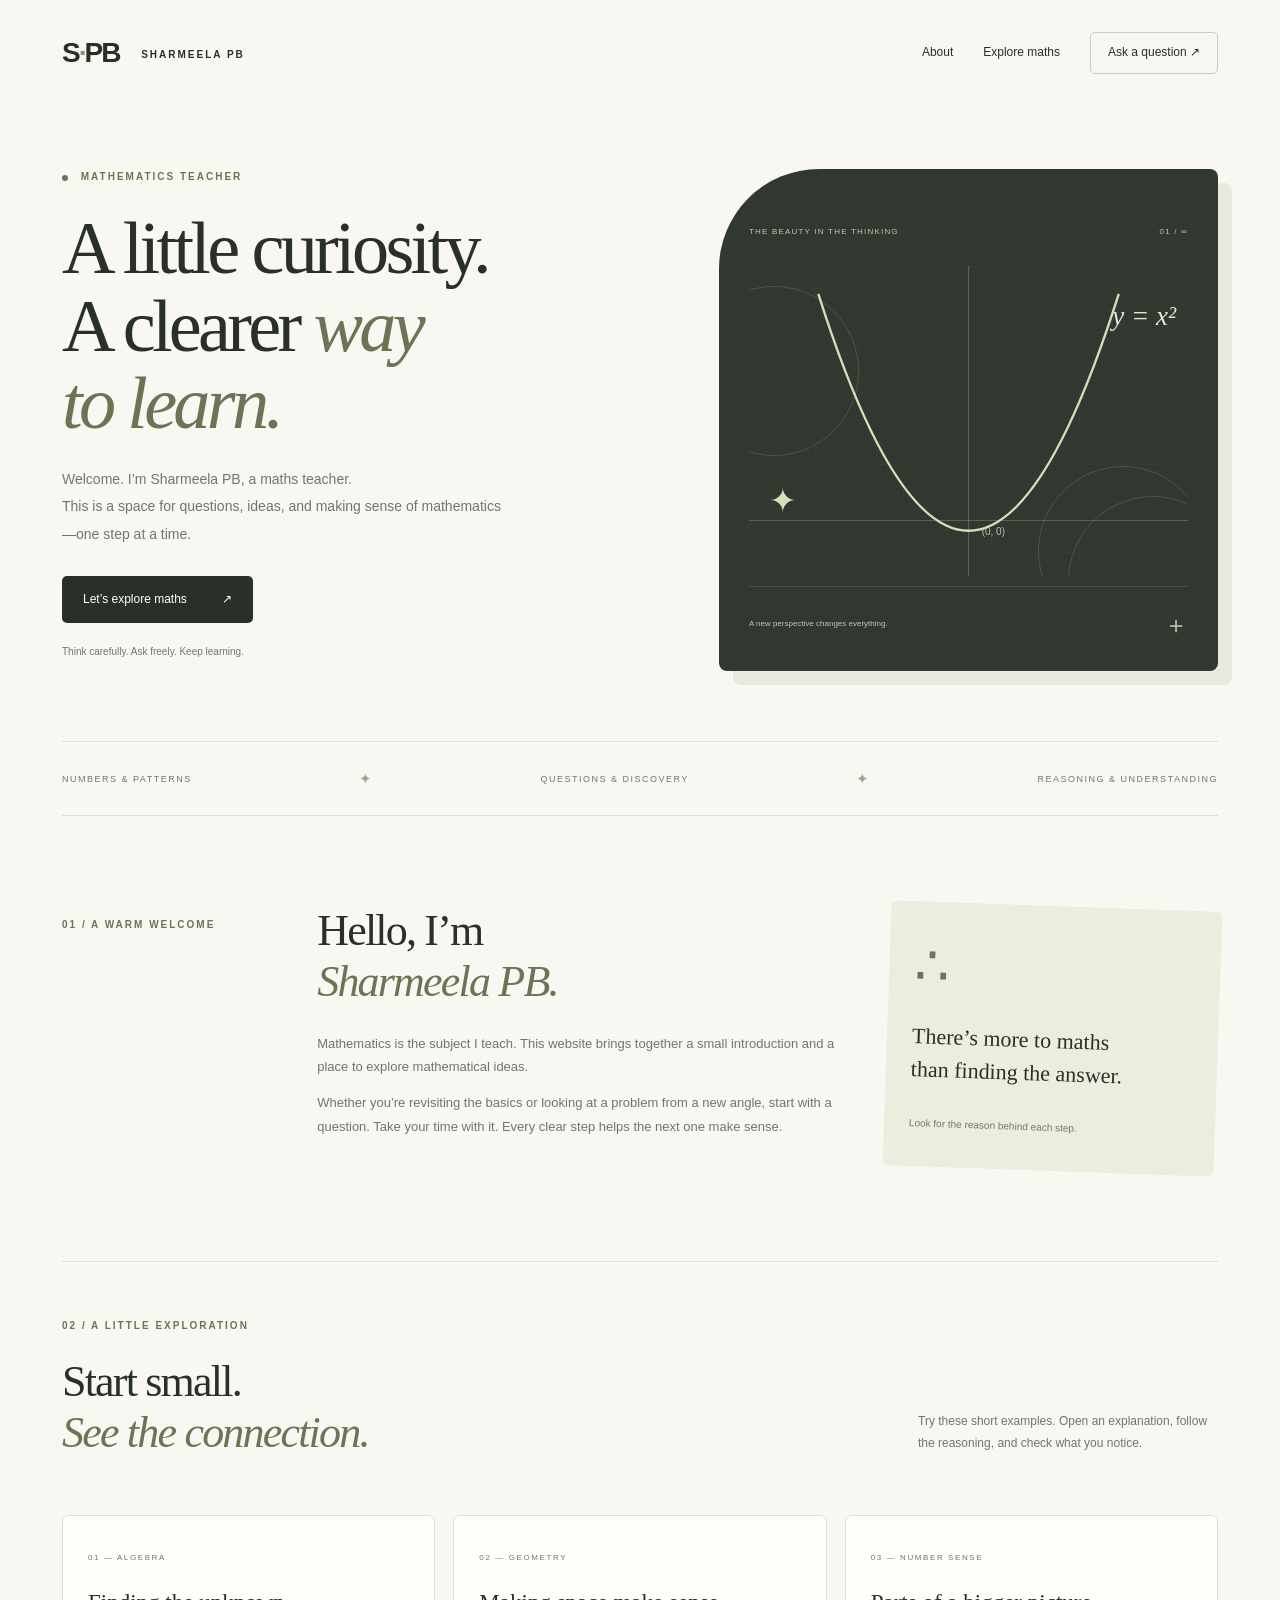
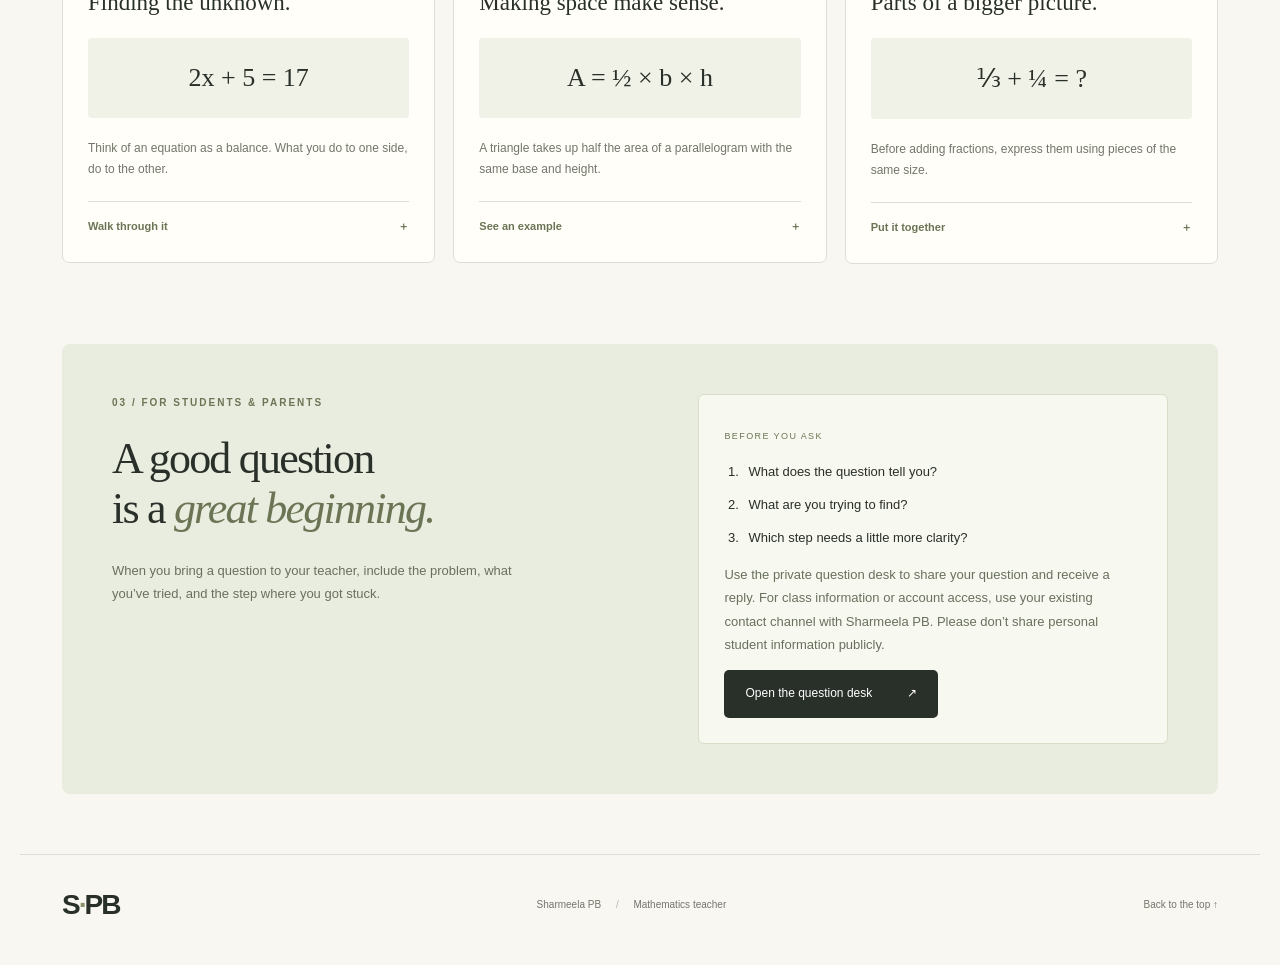
<file: index.html>
<!doctype html>
<html lang="en"><head><meta charset="utf-8"><meta name="viewport" content="width=device-width,initial-scale=1"><meta name="description" content="Sharmeela PB — Mathematics teacher. A space to explore maths, build understanding and practise one step at a time."><meta name="theme-color" content="#262b26"><title>Sharmeela PB | Mathematics Teacher</title><link rel="icon" type="image/svg+xml" href="favicon.svg"><link rel="stylesheet" href="style.css"><script defer src="script.js"></script></head><body>
<a class="skip" href="#main">Skip to content</a><header><a class="brand" href="#">S<span>·</span>PB <small>SHARMEELA PB</small></a><nav aria-label="Main navigation"><a href="#about">About</a><a href="#learning">Explore maths</a><a class="navbutton" href="questions.html">Ask a question ↗</a></nav></header>
<main id="main"><section class="hero"><div class="herotext"><p class="eyebrow"><span></span> MATHEMATICS TEACHER</p><h1>A little curiosity.<br>A clearer <em>way<br>to learn.</em></h1><p class="intro">Welcome. I’m Sharmeela PB, a maths teacher.<br>This is a space for questions, ideas, and making sense of mathematics—one step at a time.</p><a class="button" href="#learning">Let’s explore maths <span>↗</span></a><p class="micro">Think carefully. Ask freely. Keep learning.</p></div><div class="board" aria-label="A visual exploration of mathematics"><div class="boardtop"><span>THE BEAUTY IN THE THINKING</span><span>01 / ∞</span></div><div class="mathart"><div class="circle a"></div><div class="circle b"></div><div class="circle c"></div><div class="axis x"></div><div class="axis y"></div><span class="formula">y = x²</span><span class="coordinate">(0, 0)</span><span class="spark">✦</span><svg viewBox="0 0 380 260" aria-hidden="true"><path d="M60 20 Q190 430 320 20" fill="none" stroke="#d8dfb8" stroke-width="2"/></svg></div><div class="boardbottom"><span>A new perspective changes everything.</span><span>＋</span></div></div></section>
<div class="ribbon" aria-label="Mathematical themes"><span>NUMBERS & PATTERNS</span><i>✦</i><span>QUESTIONS & DISCOVERY</span><i>✦</i><span>REASONING & UNDERSTANDING</span></div>
<section id="about" class="about"><p class="eyebrow">01 / A WARM WELCOME</p><div><h2>Hello, I’m<br><em>Sharmeela PB.</em></h2><p>Mathematics is the subject I teach. This website brings together a small introduction and a place to explore mathematical ideas.</p><p>Whether you’re revisiting the basics or looking at a problem from a new angle, start with a question. Take your time with it. Every clear step helps the next one make sense.</p></div><aside class="note"><span>∴</span><p>There’s more to maths<br>than finding the answer.</p><small>Look for the reason behind each step.</small></aside></section>
<section id="learning" class="learning"><div class="sectiontitle"><div><p class="eyebrow">02 / A LITTLE EXPLORATION</p><h2>Start small.<br><em>See the connection.</em></h2></div><p>Try these short examples. Open an explanation, follow the reasoning, and check what you notice.</p></div><div class="lessons"><article><span class="topic">01 — ALGEBRA</span><h3>Finding the unknown.</h3><div class="problem">2x + 5 = 17</div><p>Think of an equation as a balance. What you do to one side, do to the other.</p><details><summary>Walk through it <span>＋</span></summary><ol><li>Subtract 5 from both sides: <strong>2x = 12</strong>.</li><li>Divide both sides by 2: <strong>x = 6</strong>.</li><li>Check: 2 × 6 + 5 = 17. The balance holds.</li></ol></details></article><article><span class="topic">02 — GEOMETRY</span><h3>Making space make sense.</h3><div class="problem">A = ½ × b × h</div><p>A triangle takes up half the area of a parallelogram with the same base and height.</p><details><summary>See an example <span>＋</span></summary><p>For a base of 8 cm and perpendicular height of 5 cm:</p><ol><li>Multiply the base and height: 8 × 5 = 40.</li><li>Take half: 40 ÷ 2 = <strong>20 cm²</strong>.</li><li>Use square units because we measured area.</li></ol></details></article><article><span class="topic">03 — NUMBER SENSE</span><h3>Parts of a bigger picture.</h3><div class="problem">⅓ + ¼ = ?</div><p>Before adding fractions, express them using pieces of the same size.</p><details><summary>Put it together <span>＋</span></summary><ol><li>A common denominator is 12.</li><li>⅓ = 4/12 and ¼ = 3/12.</li><li>Add the numerators: (4 + 3)/12 = <strong>7/12</strong>.</li></ol></details></article></div></section>
<section id="students" class="students"><div><p class="eyebrow">03 / FOR STUDENTS & PARENTS</p><h2>A good question<br>is a <em>great beginning.</em></h2><p>When you bring a question to your teacher, include the problem, what you’ve tried, and the step where you got stuck.</p></div><div class="questionnote"><span>BEFORE YOU ASK</span><ol><li>What does the question tell you?</li><li>What are you trying to find?</li><li>Which step needs a little more clarity?</li></ol><p>Use the private question desk to share your question and receive a reply. For class information or account access, use your existing contact channel with Sharmeela PB. Please don’t share personal student information publicly.</p><a class="button" href="questions.html">Open the question desk <span>↗</span></a></div></section>
</main><footer><a class="brand" href="#">S<span>·</span>PB</a><p>Sharmeela PB <span> / </span> Mathematics teacher</p><a href="#main">Back to the top ↑</a></footer></body></html>
</file>
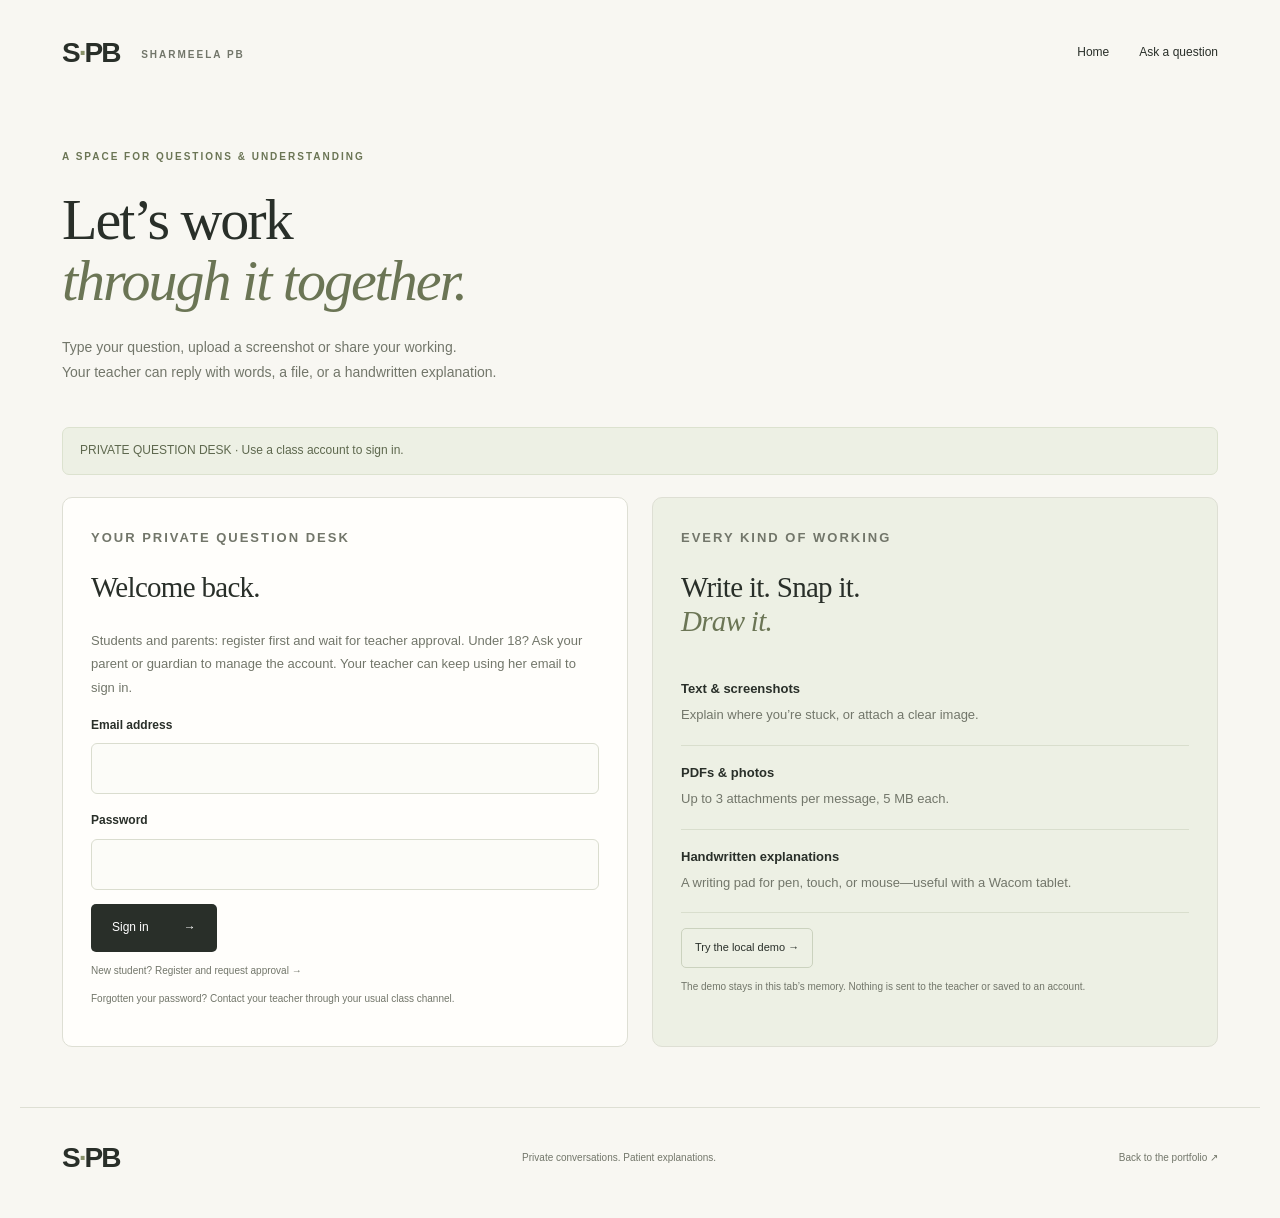
<file: questions.html>
<!doctype html><html lang="en"><head><meta charset="utf-8"><meta http-equiv="Content-Security-Policy" content="default-src 'self'; script-src 'self'; style-src 'self'; connect-src 'self' https://*.supabase.co; img-src 'self' blob: data:; object-src 'none'; base-uri 'self'; form-action 'self'"><meta name="referrer" content="no-referrer"><meta name="viewport" content="width=device-width,initial-scale=1"><meta name="description" content="Ask Sharmeela PB a maths question, share your working, and receive a private reply."><title>Ask a question | Sharmeela PB</title><link rel="icon" type="image/svg+xml" href="favicon.svg"><link rel="stylesheet" href="style.css"><link rel="stylesheet" href="questions.css"><script defer src="questions.js"></script></head><body><a class="skip" href="#main">Skip to content</a><header><a class="brand" href="index.html">S<span>·</span>PB <small>SHARMEELA PB</small></a><nav aria-label="Main navigation"><a href="index.html">Home</a><a href="questions.html" aria-current="page">Ask a question</a><button id="signOut" class="secondary" hidden>Sign out</button></nav></header><main id="main"><div class="qheading"><p class="eyebrow">A SPACE FOR QUESTIONS & UNDERSTANDING</p><h1>Let’s work<br><em>through it together.</em></h1><p>Type your question, upload a screenshot or share your working.<br>Your teacher can reply with words, a file, or a handwritten explanation.</p></div><div id="mode" class="mode" role="status">Checking the question desk…</div><div id="feedback" role="status" aria-live="polite"></div><section id="welcome" class="welcome"><form id="authForm" class="panel"><p class="eyebrow">YOUR PRIVATE QUESTION DESK</p><h2>Welcome back.</h2><p>Students and parents: register first and wait for teacher approval. Under 18? Ask your parent or guardian to manage the account. Your teacher can keep using her email to sign in.</p><label for="email">Email address</label><input id="email" type="email" required autocomplete="username" maxlength="160"><label for="password">Password</label><input id="password" type="password" required autocomplete="current-password" minlength="8"><button class="button" type="submit">Sign in <span>→</span></button><p class="small"><a href="register.html">New student? Register and request approval →</a></p><p class="small">Forgotten your password? Contact your teacher through your usual class channel.</p></form><aside class="panel guide"><p class="eyebrow">EVERY KIND OF WORKING</p><h2>Write it. Snap it.<br><em>Draw it.</em></h2><ul><li><strong>Text & screenshots</strong><p>Explain where you’re stuck, or attach a clear image.</p></li><li><strong>PDFs & photos</strong><p>Up to 3 attachments per message, 5 MB each.</p></li><li><strong>Handwritten explanations</strong><p>A writing pad for pen, touch, or mouse—useful with a Wacom tablet.</p></li></ul><button id="demoStart" class="secondary">Try the local demo →</button><p class="small">The demo stays in this tab’s memory. Nothing is sent to the teacher or saved to an account.</p></aside></section><section id="approvalWaiting" class="panel registration" hidden><p class="eyebrow">YOUR ACCOUNT</p><h2 id="approvalTitle">Waiting for teacher approval</h2><p id="approvalDescription"></p><p class="small">Ask your teacher directly to approve your request. Give her the name and email you registered with.</p><button id="checkApproval" class="button">Check approval status ↻</button></section><section id="memberApprovals" class="panel" hidden><div class="deskbar"><div><p class="eyebrow">TEACHER ONLY</p><h2>Student access requests</h2></div><button id="refreshMembers" class="secondary">Refresh requests ↻</button></div><label for="memberFilter">Show accounts</label><select id="memberFilter"><option value="pending">Waiting for approval</option><option value="approved">Approved</option><option value="rejected">Rejected</option><option value="all">All accounts</option></select><div id="memberList"></div></section><section id="desk" hidden><div class="deskbar"><div><p id="deskRole" class="eyebrow"></p><h2 id="deskTitle">Your questions</h2></div><div class="actions"><button id="refresh" class="secondary">Refresh ↻</button><button id="newQuestion" class="button">＋ New question</button></div></div><div class="deskgrid"><aside class="panel sidebar"><label for="questionSearch">Find a question</label><input id="questionSearch" type="search" placeholder="Search questions…"><div id="questionList"></div></aside><div><form id="questionForm" class="panel" hidden><h2>A new question</h2><label for="studentName">Student first name or nickname</label><input id="studentName" maxlength="80" required><label for="questionTitle">A short title</label><input id="questionTitle" maxlength="120" required placeholder="e.g. Solving an equation"><label class="consent"><input id="permission" type="checkbox" required><span>I am 18 or over, or a parent/guardian managing this account, and agree to share this question privately with the teacher.</span></label><button class="button" type="submit">Start conversation →</button><p class="small">Then add your question, files or working below. Avoid full names, school details and faces in uploads.</p></form><div id="empty" class="panel empty"><span>✦</span><h2>Every question is a beginning.</h2><p>Select a conversation or start a new one.</p></div><section id="conversation" hidden><div class="panel threadhead"><div><p id="threadStudent" class="eyebrow"></p><h2 id="threadTitle"></h2></div><span id="threadStatus" class="statuspill"></span></div><div id="messages" aria-live="polite"></div><form id="replyForm" class="panel"><h2 id="composeTitle">Share your question or working</h2><label for="replyText">Your message</label><textarea id="replyText" rows="5" maxlength="6000" placeholder="Tell us what you’ve tried, or explain the next step…"></textarea><div class="filelabel"><label for="attachments">Attach photos, screenshots or PDFs</label><input id="attachments" type="file" multiple accept="image/png,image/jpeg,image/webp,application/pdf"><small>Up to 3 files including a drawing · 5 MB per file</small></div><ul id="fileList" class="filelist"></ul><details id="drawingDetails" class="drawing"><summary>✎ Write or draw with a pen, Wacom, touch, or mouse</summary><p class="small">On a MacBook, connect the Wacom tablet, install its official driver, and use Pen mode. Choose “Pen only” if palm touches leave marks. This pad captures pen strokes; it does not recognise handwriting as text.</p><div class="drawtools"><label>Ink <input id="inkColor" type="color" value="#29352b"></label><label>Size <input id="inkSize" type="range" min="1" max="14" value="4"></label><label class="pencheck"><input id="penOnly" type="checkbox"> Pen only</label><button id="undoDrawing" class="secondary" type="button">Undo</button><button id="clearDrawing" class="secondary" type="button">Clear</button><button id="fullDrawing" class="secondary" type="button">Larger pad ↗</button></div><div class="canvaswrap"><canvas id="writingPad" width="1200" height="750" tabindex="0" aria-label="Handwriting pad. Use a pen, touch or mouse. You can also type your answer above."></canvas></div><p class="small" id="drawingState">Empty pad · your drawing will be attached when you send.</p><p class="small">A keyboard alternative is available in the message box above.</p></details><button id="sendReply" class="button" type="submit">Send message <span>→</span></button><p class="small">Replies appear in this conversation. Use Refresh to check for updates. No notification emails are sent by this page.</p></form></section></div></div></section></main><footer><a class="brand" href="index.html">S<span>·</span>PB</a><p>Private conversations. Patient explanations.</p><a href="index.html">Back to the portfolio ↗</a></footer></body></html>
</file>
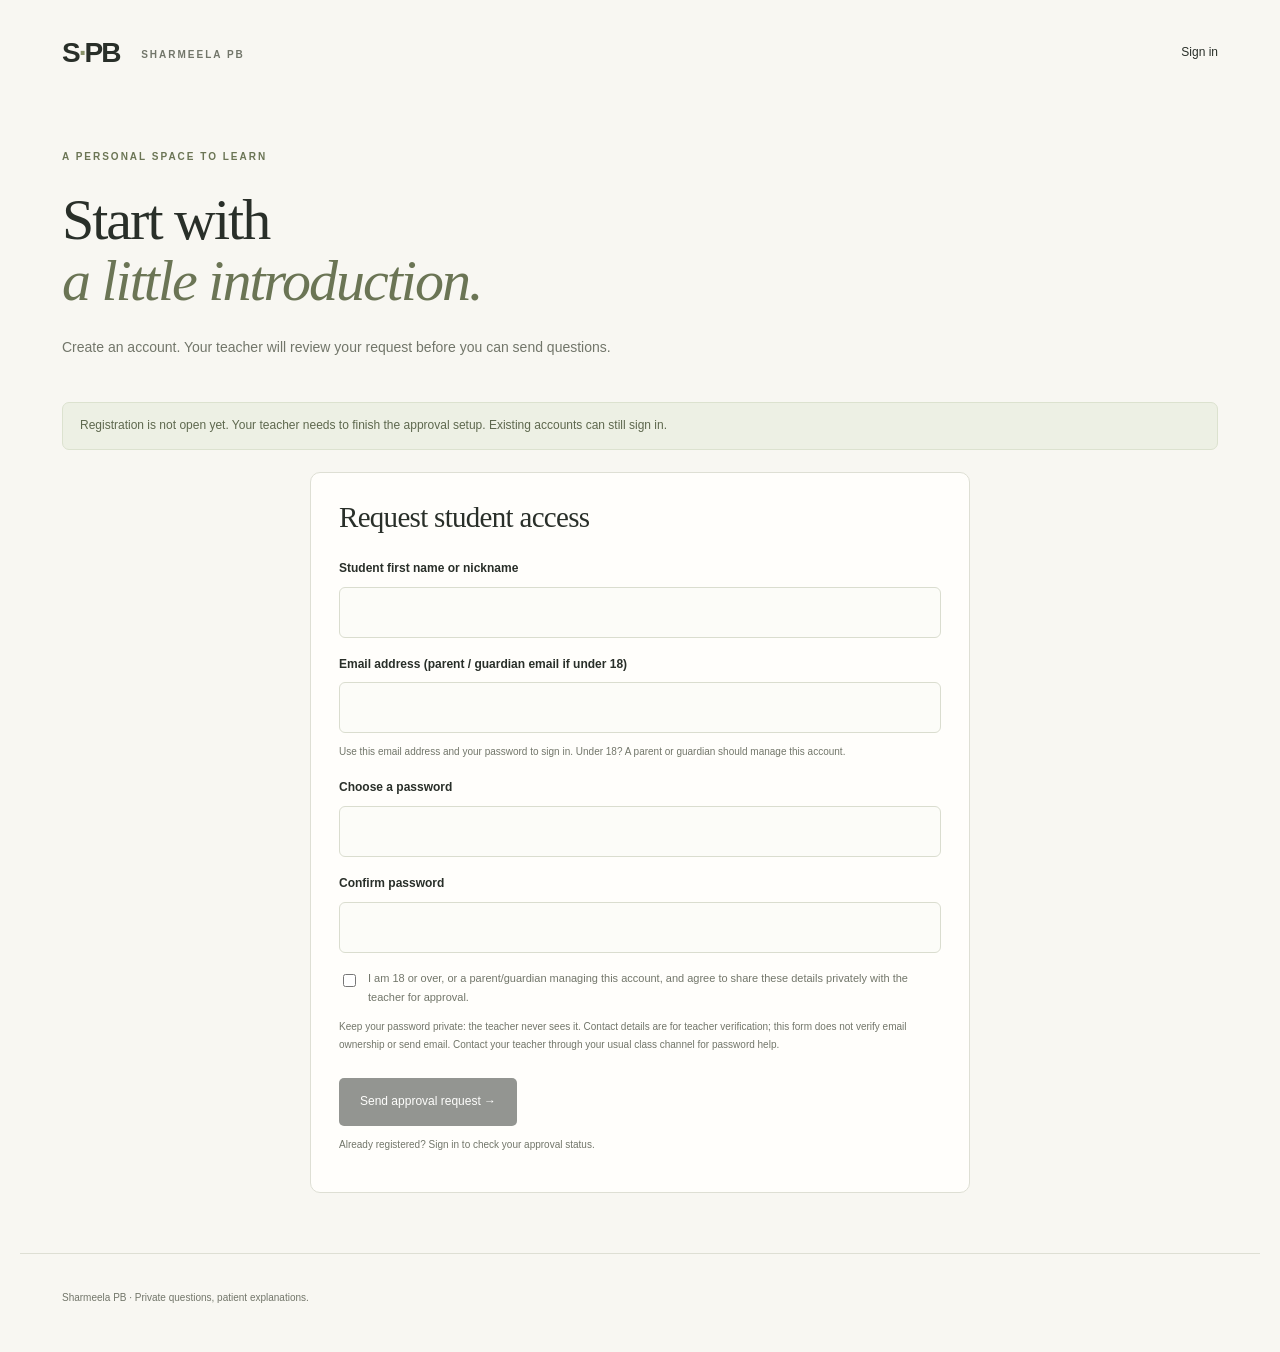
<file: register.html>
<!doctype html><html lang="en"><head><meta charset="utf-8"><meta name="viewport" content="width=device-width,initial-scale=1"><meta http-equiv="Content-Security-Policy" content="default-src 'self'; script-src 'self'; style-src 'self'; connect-src 'self' https://*.supabase.co; img-src 'self'; object-src 'none'; base-uri 'self'; form-action 'self'"><meta name="referrer" content="no-referrer"><title>Request student access | Sharmeela PB</title><link rel="icon" href="favicon.svg"><link rel="stylesheet" href="style.css"><link rel="stylesheet" href="questions.css"><script defer src="register.js"></script></head><body><header><a class="brand" href="index.html">S<span>·</span>PB <small>SHARMEELA PB</small></a><nav><a href="questions.html">Sign in</a></nav></header><main><div class="qheading"><p class="eyebrow">A PERSONAL SPACE TO LEARN</p><h1>Start with<br><em>a little introduction.</em></h1><p>Create an account. Your teacher will review your request before you can send questions.</p></div><div id="registrationNotice" class="mode" role="status">Checking registration availability…</div><form id="registerForm" class="panel registration"><h2>Request student access</h2><label for="regName">Student first name or nickname</label><input id="regName" required maxlength="80" autocomplete="given-name"><label for="regContact">Email address (parent / guardian email if under 18)</label><input id="regContact" type="email" required maxlength="160" autocomplete="username"><p class="small">Use this email address and your password to sign in. Under 18? A parent or guardian should manage this account.</p><label for="regPassword">Choose a password</label><input id="regPassword" type="password" required minlength="12" maxlength="128" autocomplete="new-password"><label for="regConfirm">Confirm password</label><input id="regConfirm" type="password" required minlength="12" maxlength="128" autocomplete="new-password"><label class="consent"><input id="regConsent" type="checkbox" required><span>I am 18 or over, or a parent/guardian managing this account, and agree to share these details privately with the teacher for approval.</span></label><p class="small">Keep your password private: the teacher never sees it. Contact details are for teacher verification; this form does not verify email ownership or send email. Contact your teacher through your usual class channel for password help.</p><button id="registerSubmit" class="button" type="submit" disabled>Send approval request →</button><p class="small">Already registered? <a href="questions.html">Sign in to check your approval status.</a></p></form><section id="registrationResult" class="panel registration" hidden><p class="eyebrow">REQUEST SAVED</p><h2>Over to your teacher.</h2><p id="registrationStatus"></p><p class="small">Contact your teacher through your usual class channel and give her the name and email you registered with. Approval is required before you can access questions.</p><a class="button" href="questions.html">Sign in to check status →</a></section></main><footer><p>Sharmeela PB · Private questions, patient explanations.</p></footer></body></html>
</file>
<file: style.css>
:root{--bg:#f8f7f2;--ink:#292f29;--muted:#72766a;--line:#dedfd4;--sage:#d8dfb8;--accent:#6b7555}*{box-sizing:border-box}html{scroll-behavior:smooth;scroll-padding-top:30px}body{margin:0;background:var(--bg);color:var(--ink);font:15px/1.8 'Segoe UI',Arial,sans-serif}a{color:inherit;text-decoration:none}button,a,summary{-webkit-tap-highlight-color:transparent}a:focus-visible,summary:focus-visible{outline:3px solid #8d9c67;outline-offset:6px}.skip{position:absolute;left:20px;top:-100px;background:white;padding:10px;z-index:5}.skip:focus{top:10px}header,main,footer{max-width:1240px;margin:auto}header{padding:28px 42px;display:flex;justify-content:space-between;align-items:center;gap:24px}.brand{font-size:28px;font-weight:700;letter-spacing:-2px;white-space:nowrap}.brand>span{color:#89926a}.brand small{font-size:10px;letter-spacing:2px;font-weight:600;margin-left:16px;vertical-align:middle}nav{display:flex;align-items:center;gap:30px;font-size:12px}nav a:hover{color:var(--accent)}.navbutton{border:1px solid #c9cdbb;padding:9px 17px;border-radius:5px}main{padding:0 42px}.hero{display:grid;grid-template-columns:1.2fr 1fr;gap:58px;padding:62px 0 70px;align-items:center}.eyebrow{font-size:10px;font-weight:600;letter-spacing:2px;margin:0 0 22px;color:var(--accent)}.eyebrow>span{width:6px;height:6px;border-radius:50%;background:var(--accent);display:inline-block;margin-right:8px;vertical-align:middle}h1{font:normal clamp(48px,5.8vw,76px)/1.04 Georgia,serif;letter-spacing:-3.7px;margin:24px 0}em{font-weight:400;color:var(--accent)}.intro{font-size:14px;line-height:1.95;max-width:440px;color:var(--muted)}.button{display:inline-flex;align-items:center;gap:35px;background:var(--ink);color:white;font-size:12px;padding:13px 21px;border-radius:5px;margin-top:14px;transition:background .2s}.button:hover{background:var(--accent)}.micro{font-size:10px;color:var(--muted);margin-top:20px}.board{background:#30382f;color:#e2e7d6;border-radius:100px 8px 8px 8px;padding:42px 30px 25px;min-width:0;box-shadow:14px 14px 0 #e7e9de}.boardtop,.boardbottom{display:flex;align-items:center;justify-content:space-between;gap:10px;font-size:8px;letter-spacing:1.2px;color:#c1c9b3}.boardtop{padding:14px 0 16px}.boardbottom{padding-top:16px;border-top:1px solid #ffffff20;letter-spacing:0}.boardbottom>span:last-child{font-size:24px}.mathart{height:310px;position:relative;margin:10px 0;background-image:linear-gradient(#ffffff05 1px,transparent 1px),linear-gradient(90deg,#ffffff05 1px,transparent 1px);background-size:22px 22px;overflow:hidden}.mathart svg{position:absolute;inset:0;width:100%;height:100%}.axis{position:absolute;background:#c9d1b444}.axis.x{height:1px;top:82%;width:100%}.axis.y{width:1px;height:100%;left:50%}.circle{border:1px solid #dce4c52a;border-radius:50%;width:170px;height:170px;position:absolute}.circle.a{top:20px;left:-60px}.circle.b{bottom:-90px;right:-50px}.circle.c{bottom:-60px;right:-20px}.formula{position:absolute;right:12px;top:35px;font:italic 27px Georgia}.coordinate{position:absolute;top:83%;left:53%;font-size:10px;color:#b9c1ac}.spark{position:absolute;left:20px;bottom:45px;font-size:33px;color:var(--sage)}.ribbon{display:flex;justify-content:space-between;gap:15px;align-items:center;font-size:9px;letter-spacing:1.5px;padding:23px 0;border-block:1px solid var(--line);color:var(--muted)}.ribbon i{font-style:normal;font-size:15px;color:#9da789}.about{display:grid;grid-template-columns:.65fr 1.6fr 1fr;gap:40px;padding:90px 0}.about>.eyebrow{padding-top:10px}h2{font:normal 44px/1.15 Georgia,serif;letter-spacing:-1.8px;margin:0 0 24px}.about p:not(.eyebrow){font-size:13px;color:var(--muted)}.note{background:#ebeede;border-radius:6px;padding:32px 25px;align-self:center;transform:rotate(2deg)}.note>span{font:55px Georgia;color:var(--accent)}.note p{font:22px/1.5 Georgia!important;color:var(--ink)!important}.note small{font-size:10px;color:var(--muted)}.learning{padding:55px 0 80px;border-top:1px solid var(--line)}.sectiontitle{display:flex;align-items:end;justify-content:space-between;gap:50px;margin-bottom:32px}.sectiontitle>p{max-width:300px;font-size:12px;color:var(--muted);margin-bottom:28px}.lessons{display:grid;grid-template-columns:repeat(3,1fr);gap:18px}.lessons article{background:#fffef9;border:1px solid var(--line);border-radius:7px;padding:25px;align-self:start}.topic{font-size:8px;letter-spacing:1.6px;color:var(--muted)}h3{font:23px/1.3 Georgia;margin:20px 0}.problem{background:#f0f1e7;font:26px Georgia;padding:25px 12px;text-align:center;border-radius:4px;margin:20px 0}.lessons p,.lessons li{font-size:12px;color:var(--muted)}details{border-top:1px solid var(--line);padding-top:15px;margin-top:20px}summary{cursor:pointer;font-size:11px;list-style:none;color:var(--accent);font-weight:600}summary::-webkit-details-marker{display:none}summary span{float:right}details[open] summary span{transform:rotate(45deg)}details ol{padding-left:16px}details li{padding-left:3px;margin-bottom:10px}.students{display:grid;grid-template-columns:1.1fr 1fr;gap:70px;padding:50px;border-radius:8px;background:#e9eddf;margin-bottom:60px}.students>div>p:not(.eyebrow){font-size:13px;max-width:400px;color:#69705d}.questionnote{background:#f7f8f0;border:1px solid #d8dec9;border-radius:6px;padding:25px}.questionnote>span{font-size:9px;letter-spacing:1.4px;color:var(--accent)}.questionnote ol{padding-left:18px;font-size:13px}.questionnote li{padding-left:6px;margin-bottom:10px}.questionnote p{font-size:10px;color:var(--muted);line-height:1.8;margin-bottom:0}footer{border-top:1px solid var(--line);padding:25px 42px 35px;display:flex;align-items:center;justify-content:space-between;gap:15px}footer p,footer>a:last-child{font-size:10px;color:var(--muted)}footer p>span{padding:0 12px;color:#b4b9a5}@media(max-width:900px){.hero{gap:35px}.about{grid-template-columns:1.7fr 1fr;gap:30px}.about>.eyebrow{grid-column:1/-1;margin-bottom:0}.lessons article{padding:20px}.students{padding:35px;gap:30px}.mathart{height:270px}}@media(max-width:650px){header{padding:22px;flex-wrap:wrap;gap:14px}.brand small{font-size:9px}nav{gap:20px;width:100%;justify-content:space-between;font-size:11px}.navbutton{padding:6px 11px}main{padding:0 22px}.hero{grid-template-columns:1fr;padding:35px 0 45px;gap:35px}h1{font-size:58px;letter-spacing:-2.8px}.intro{font-size:13px}.board{margin-right:12px;padding:28px 25px 20px;border-top-left-radius:70px}.mathart{height:235px}.ribbon{font-size:7px;letter-spacing:.7px;gap:10px}.ribbon span{max-width:90px}.about{grid-template-columns:1fr;padding:50px 0;gap:20px}.about>.eyebrow{grid-column:auto}.note{transform:none;padding:22px 25px}.note>span{float:right}.note p{margin:0 0 8px}.learning{padding:40px 0}.sectiontitle{display:block;margin:0}.sectiontitle>p{max-width:100%;margin-bottom:25px}h2{font-size:37px}.lessons{grid-template-columns:1fr;gap:16px}.lessons article{padding:24px}.students{grid-template-columns:1fr;padding:25px;gap:15px;margin-bottom:40px}.students h2{font-size:35px}footer{padding:23px;flex-wrap:wrap}footer p{order:3;width:100%;margin:0}}@media(prefers-reduced-motion:reduce){html{scroll-behavior:auto}*{transition:none!important}}
</file>
<file: questions.css>
button,input,textarea,select{font:inherit}button{cursor:pointer;border:0}.qheading{padding:42px 0 28px}.qheading h1{font-size:58px;letter-spacing:-2px}.qheading>p:last-child{color:var(--muted);font-size:14px}.mode{background:#edf0e4;border:1px solid #dce2cf;padding:12px 17px;border-radius:7px;color:#5e684e;font-size:12px;margin-bottom:22px}#feedback:not(:empty){padding:15px;background:#fff0d8;border:1px solid #e9d3a9;border-radius:7px;margin:16px 0;white-space:pre-wrap;overflow-wrap:anywhere}.welcome{display:grid;grid-template-columns:1fr 1fr;gap:24px;margin-bottom:60px}.panel{background:#fffefb;border:1px solid var(--line);border-radius:10px;padding:28px;min-width:0}.panel h2{font-size:29px;letter-spacing:-.7px}.panel p{font-size:13px;color:var(--muted)}label{display:block;font-size:12px;font-weight:600;margin:16px 0 7px}input:not([type=checkbox]):not([type=color]):not([type=range]),textarea{width:100%;border:1px solid #daddcf;border-radius:6px;padding:11px 13px;background:#fcfcf8;color:var(--ink);min-width:0}textarea{resize:vertical}input:focus-visible,textarea:focus-visible,button:focus-visible,canvas:focus-visible{outline:3px solid #a4b586;outline-offset:3px}.button{border:0;cursor:pointer;line-height:1.8;min-height:43px}.secondary{background:transparent;color:var(--ink);padding:9px 13px;border:1px solid #cbd2be;border-radius:5px;font-size:11px;min-height:38px}.secondary:hover{background:#edf0e6}button:disabled{opacity:.5;cursor:wait}small,.panel .small,.small{font-size:10px!important;color:var(--muted);line-height:1.8}.guide{background:#edf0e4}.guide ul{list-style:none;padding:0}.guide li{padding:15px 0;border-bottom:1px solid #d9decd;font-size:13px}.guide li p{margin:3px 0}.deskbar{display:flex;align-items:center;justify-content:space-between;gap:16px;margin:35px 0 22px}.deskbar h2{font-size:33px;margin:0}.deskbar .eyebrow{margin-bottom:7px}.actions{display:flex;gap:10px;align-items:center}.actions .button{margin:0}.deskgrid{display:grid;grid-template-columns:270px minmax(0,1fr);gap:24px;margin-bottom:60px}.sidebar{align-self:start;padding:20px}.sidebar label{margin-top:0}.questionitem{display:block;width:100%;text-align:left;background:transparent;border:1px solid var(--line);border-radius:6px;padding:15px 12px;margin:12px 0;overflow-wrap:anywhere}.questionitem strong{display:block;font-size:12px}.questionitem small{display:block;font-size:9px;margin-top:5px}.questionitem.selected{background:#eef1e6;border-color:#8c9b70}.empty{text-align:center;padding:65px 25px}.empty>span{font-size:40px;color:#8d9c6f}.empty h2{font-size:26px}.threadhead{display:flex;justify-content:space-between;align-items:start;gap:16px}.threadhead h2{margin:0;font-size:25px;overflow-wrap:anywhere}.threadhead .eyebrow{margin-bottom:5px}.statuspill{background:#edf1e3;color:#65734a;font-size:10px;border-radius:20px;padding:4px 10px;white-space:nowrap}.bubble{background:white;border:1px solid var(--line);border-radius:10px;margin:16px 0;padding:23px;overflow-wrap:anywhere}.bubble.teacher{background:#eef3e8;border-left:3px solid #84986a}.bubble pre{font:14px/1.9 'Segoe UI',Arial,sans-serif;white-space:pre-wrap;overflow-wrap:anywhere;margin:10px 0}.bubblehead{font-size:10px;color:var(--muted)}.attachment{display:flex;gap:10px;align-items:center;font-size:12px;padding:11px 14px;background:#f3f4ec;border:1px solid #dce1d0;border-radius:6px;margin-top:10px;cursor:pointer;text-align:left;width:100%;overflow-wrap:anywhere}.attachment:hover{background:#e8eeda}.filelabel{border:1px dashed #bdc8ad;border-radius:7px;padding:16px;margin-top:20px;background:#fafbf4}.filelabel label{margin-top:0}.filelabel input{border:0!important;background:transparent!important;padding:0!important;font-size:11px}.filelabel input::file-selector-button{padding:7px 11px;border:0;border-radius:4px;background:#e9eddf;color:#5b6849;margin-right:12px;cursor:pointer}.filelist{font-size:11px;padding-left:17px;overflow-wrap:anywhere}.consent{display:flex;gap:9px;align-items:start;font-size:11px;color:var(--muted);font-weight:400}.consent input{margin-top:5px;flex-shrink:0;accent-color:#718355}.drawing{border:1px solid var(--line);border-radius:7px;padding:16px;background:#f8f9f2}.drawing summary{font-size:12px}.drawtools{display:flex;align-items:center;gap:10px;flex-wrap:wrap;margin:15px 0}.drawtools label{margin:0;font-size:10px;display:flex;align-items:center;gap:6px}.drawtools input[type=color]{width:30px;height:30px;padding:0;border:0;background:none}.drawtools input[type=range]{width:75px}.pencheck input{accent-color:#718355}.canvaswrap{background:white;border:1px solid #cdd5c0;border-radius:6px;overflow:hidden}canvas{display:block;width:100%;height:auto;aspect-ratio:1200/750;touch-action:none;cursor:crosshair;background:white}.drawing:fullscreen{background:#f8f9f2;overflow:auto;padding:25px}.drawing:fullscreen .canvaswrap{max-width:1100px;margin:auto}#questionForm{margin-bottom:20px}[hidden]{display:none!important}@media(max-width:800px){.deskgrid{grid-template-columns:220px minmax(0,1fr)}.panel{padding:22px}.qheading h1{font-size:49px}}@media(max-width:600px){.welcome,.deskgrid{grid-template-columns:1fr}.qheading{padding:30px 0 18px}.qheading h1{font-size:43px}.qheading>p:last-child{font-size:12px}.deskbar{align-items:start;flex-direction:column}.sidebar{max-height:290px;overflow:auto}.threadhead{flex-wrap:wrap}.drawtools{gap:8px}.drawtools .secondary{font-size:10px;padding:6px 10px}.panel{padding:21px}.bubble{padding:19px}.mode{font-size:11px}.actions{width:100%;justify-content:space-between}}
.registration{max-width:660px;margin:20px auto 60px}.membercard{border:1px solid var(--line);padding:20px;margin:16px 0;border-radius:9px}.membercard h3{margin:0 0 10px}.membercard .actions{margin-top:15px;flex-wrap:wrap}#memberFilter{font:inherit;padding:10px;border:1px solid var(--line);border-radius:6px;background:white;max-width:100%}#memberApprovals{margin:20px 0}#memberApprovals .deskbar{margin-top:0}@media(max-width:600px){.membercard .actions{align-items:stretch;flex-direction:column}}
</file>
